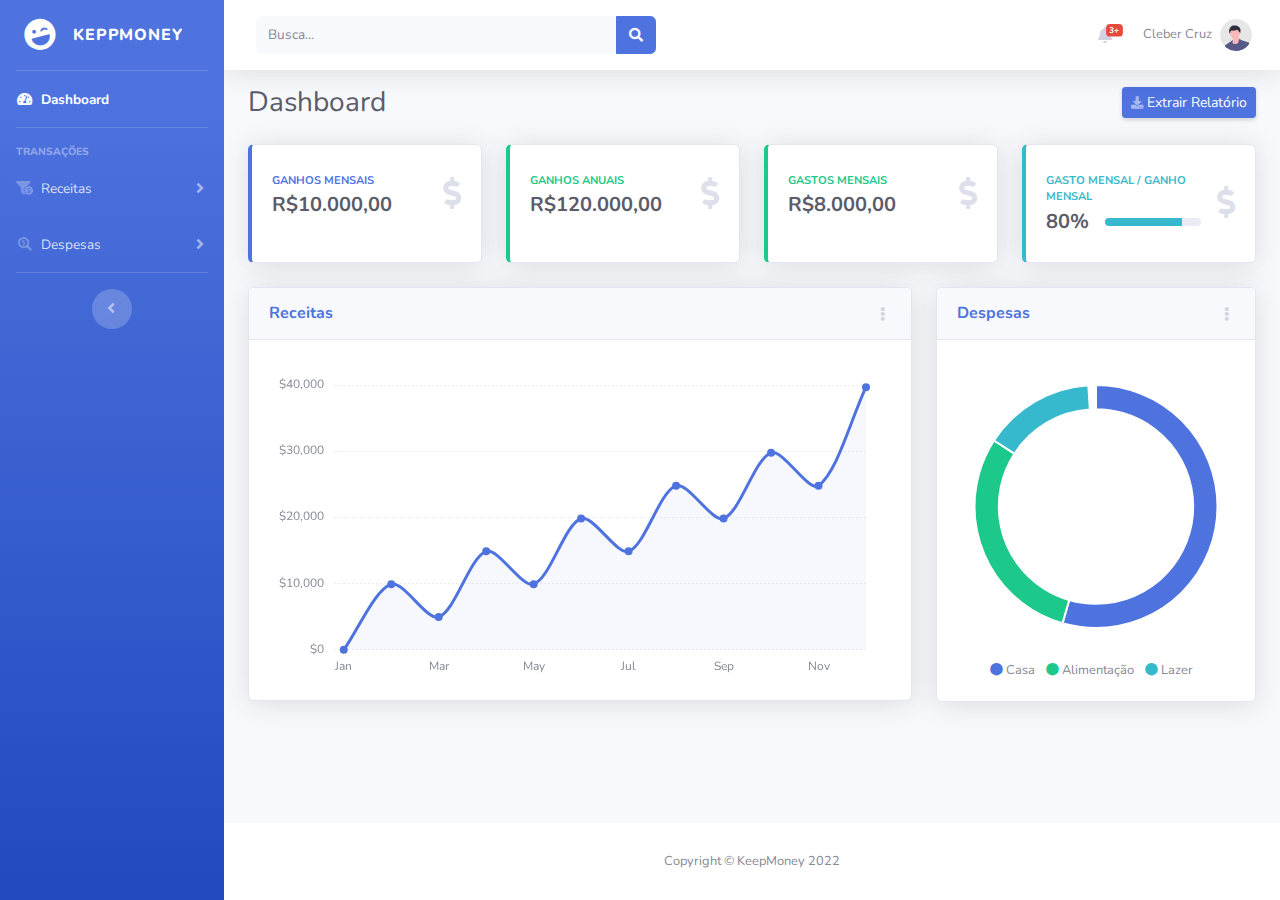
<file: index.html>
<!DOCTYPE html>
<html lang="en">

<head>

    <meta charset="utf-8">
    <meta http-equiv="X-UA-Compatible" content="IE=edge">
    <meta name="viewport" content="width=device-width, initial-scale=1, shrink-to-fit=no">
    <meta name="description" content="">
    <meta name="author" content="">

    <title>KeepMoney - Dashboard</title>

    <!-- Custom fonts for this template-->
    <link href="vendor/fontawesome-free/css/all.min.css" rel="stylesheet" type="text/css">
    <link
        href="https://fonts.googleapis.com/css?family=Nunito:200,200i,300,300i,400,400i,600,600i,700,700i,800,800i,900,900i"
        rel="stylesheet">

    <!-- Custom styles for this template-->
    <link href="css/sb-admin-2.css" rel="stylesheet">

</head>

<body id="page-top">

    <!-- Page Wrapper -->
    <div id="wrapper">

        <!-- Sidebar -->
        <ul class="navbar-nav bg-gradient-primary sidebar sidebar-dark accordion" id="accordionSidebar">

            <!-- Sidebar - Brand -->
            <a class="sidebar-brand d-flex align-items-center justify-content-center" href="index.html">
                <div class="sidebar-brand-icon rotate-n-15">
                    <i class="fas fa-laugh-wink"></i>
                </div>
                <div class="sidebar-brand-text mx-3">KeppMoney </div>
            </a>

            <!-- Divider -->
            <hr class="sidebar-divider my-0">

            <!-- Nav Item - Dashboard -->
            <li class="nav-item active">
                <a class="nav-link" href="index.html">
                    <i class="fas fa-fw fa-tachometer-alt"></i>
                    <span>Dashboard</span></a>
            </li>

            <!-- Divider -->
            <hr class="sidebar-divider">

            <!-- Heading -->
            <div class="sidebar-heading">
                Transações
            </div>

            <!-- Nav Item - Pages Collapse Menu -->
            <li class="nav-item">
                <a class="nav-link collapsed" href="#" data-toggle="collapse" data-target="#collapseTwo"
                    aria-expanded="true" aria-controls="collapseTwo">
                    <i class="fas fa-fw fa-funnel-dollar"></i>
                    <span>Receitas</span>
                </a>
                <div id="collapseTwo" class="collapse" aria-labelledby="headingTwo" data-parent="#accordionSidebar">
                    <div class="bg-white py-2 collapse-inner rounded">
                        <a class="collapse-item" href="404.html">Fixas</a>
                    </div>
                </div>
            </li>

            <!-- Nav Item - Utilities Collapse Menu -->
            <li class="nav-item">
                <a class="nav-link collapsed" href="#" data-toggle="collapse" data-target="#collapseUtilities"
                    aria-expanded="true" aria-controls="collapseUtilities">
                    <i class="fas fa-fw fa-search-dollar"></i>
                    <span>Despesas</span>
                </a>
                <div id="collapseUtilities" class="collapse" aria-labelledby="headingUtilities"
                    data-parent="#accordionSidebar">
                    <div class="bg-white py-2 collapse-inner rounded">
                        <a class="collapse-item" href="404.html">Despesa Fixa</a>
                        <a class="collapse-item" href="404.html">Despesa Parcelada</a>
                    </div>
                </div>
            </li>

            <!-- Divider -->
            <hr class="sidebar-divider">

            <!-- Sidebar Toggler (Sidebar) -->
            <div class="text-center d-none d-md-inline">
                <button class="rounded-circle border-0" id="sidebarToggle"></button>
            </div>

        </ul>
        <!-- End of Sidebar -->

        <!-- Content Wrapper -->
        <div id="content-wrapper" class="d-flex flex-column">

            <!-- Main Content -->
            <div id="content">

                <!-- Topbar -->
                <nav class="navbar navbar-expand navbar-light bg-white topbar mb-3 static-top shadow">

                    <!-- Sidebar Toggle (Topbar) -->
                    <button id="sidebarToggleTop" class="btn btn-link d-md-none rounded-circle mr-3">
                        <i class="fa fa-bars"></i>
                    </button>

                    <!-- Topbar Search -->
                    <form
                        class="d-none d-sm-inline-block form-inline mr-auto ml-md-3 my-2 my-md-0 mw-100 navbar-search">
                        <div class="input-group">
                            <input type="text" class="form-control bg-light border-0 small" placeholder="Busca..."
                                aria-label="Search" aria-describedby="basic-addon2">
                            <div class="input-group-append">
                                <button class="btn btn-primary" type="button">
                                    <i class="fas fa-search fa-sm"></i>
                                </button>
                            </div>
                        </div>
                    </form>

                    <!-- Topbar Navbar -->
                    <ul class="navbar-nav ml-auto">

                        <!-- Nav Item - Search Dropdown (Visible Only XS) -->
                        <li class="nav-item dropdown no-arrow d-sm-none">
                            <a class="nav-link dropdown-toggle" href="#" id="searchDropdown" role="button"
                                data-toggle="dropdown" aria-haspopup="true" aria-expanded="false">
                                <i class="fas fa-search fa-fw"></i>
                            </a>
                            <!-- Dropdown - Messages -->
                            <div class="dropdown-menu dropdown-menu-right p-3 shadow animated--grow-in"
                                aria-labelledby="searchDropdown">
                                <form class="form-inline mr-auto w-100 navbar-search">
                                    <div class="input-group">
                                        <input type="text" class="form-control bg-light border-0 small"
                                            placeholder="Busca..." aria-label="Search"
                                            aria-describedby="basic-addon2">
                                        <div class="input-group-append">
                                            <button class="btn btn-primary" type="button">
                                                <i class="fas fa-search fa-sm"></i>
                                            </button>
                                        </div>
                                    </div>
                                </form>
                            </div>
                        </li>

                        <!-- Nav Item - Alerts -->
                        <li class="nav-item dropdown no-arrow mx-1">
                            <a class="nav-link dropdown-toggle" href="#" id="alertsDropdown" role="button"
                                data-toggle="dropdown" aria-haspopup="true" aria-expanded="false">
                                <i class="fas fa-bell fa-fw"></i>
                                <!-- Counter - Alerts -->
                                <span class="badge badge-danger badge-counter">3+</span>
                            </a>
                            <!-- Dropdown - Alerts -->
                            <div class="dropdown-list dropdown-menu dropdown-menu-right shadow animated--grow-in"
                                aria-labelledby="alertsDropdown">
                                <h6 class="dropdown-header">
                                    Alertas
                                </h6>
                                <a class="dropdown-item d-flex align-items-center" href="#">
                                    <div class="mr-3">
                                        <div class="icon-circle bg-primary">
                                            <i class="fas fa-file-alt text-white"></i>
                                        </div>
                                    </div>
                                    <div>
                                        <div class="small text-gray-500">22/06/2022</div>
                                        <span class="font-weight-bold">Ultimo alerta</span>
                                    </div>
                                </a>
                                <a class="dropdown-item d-flex align-items-center" href="#">
                                    <div class="mr-3">
                                        <div class="icon-circle bg-success">
                                            <i class="fas fa-donate text-white"></i>
                                        </div>
                                    </div>
                                    <div>
                                        <div class="small text-gray-500">13/06/2022</div>
                                        Alerta xxxx
                                    </div>
                                </a>
                                <a class="dropdown-item d-flex align-items-center" href="#">
                                    <div class="mr-3">
                                        <div class="icon-circle bg-warning">
                                            <i class="fas fa-exclamation-triangle text-white"></i>
                                        </div>
                                    </div>
                                    <div>
                                        <div class="small text-gray-500">01/06/2022</div>
                                        Primeiro Alerta!
                                    </div>
                                </a>
                                <a class="dropdown-item text-center small text-gray-500" href="#">Show All Alerts</a>
                            </div>
                        </li>

                        <!-- Nav Item - User Information -->
                        <li class="nav-item dropdown no-arrow">
                            <a class="nav-link dropdown-toggle" href="#" id="userDropdown" role="button"
                                data-toggle="dropdown" aria-haspopup="true" aria-expanded="false">
                                <span class="mr-2 d-none d-lg-inline text-gray-600 small">Cleber Cruz</span>
                                <img class="img-profile rounded-circle"
                                    src="img/undraw_profile.svg">
                            </a>
                            <!-- Dropdown - User Information -->
                            <div class="dropdown-menu dropdown-menu-right shadow animated--grow-in"
                                aria-labelledby="userDropdown">
                                <a class="dropdown-item" href="404.html">
                                    <i class="fas fa-user fa-sm fa-fw mr-2 text-gray-400"></i>
                                    Perfil
                                </a>
                                <div class="dropdown-divider"></div>
                                <a class="dropdown-item" href="#" data-toggle="modal" data-target="#logoutModal">
                                    <i class="fas fa-sign-out-alt fa-sm fa-fw mr-2 text-gray-400"></i>
                                    Logout
                                </a>
                            </div>
                        </li>

                    </ul>

                </nav>
                <!-- End of Topbar -->

                <!-- Begin Page Content -->
                <div class="container-fluid">

                    <!-- Page Heading -->
                    <div class="d-sm-flex align-items-center justify-content-between mb-4">
                        <h1 class="h3 mb-0 text-gray-800">Dashboard</h1>
                        <a href="#" class="d-none d-sm-inline-block btn btn-sm btn-primary shadow-sm"><i
                                class="fas fa-download fa-sm text-white-50"></i> Extrair Relatório</a>
                    </div>

                    <!-- Content Row -->
                    <div class="row">

                        <!-- Earnings (Monthly) Card Example -->
                        <div class="col-xl-3 col-md-6 mb-4">
                            <div class="card border-left-primary shadow h-100 py-2">
                                <div class="card-body">
                                    <div class="row no-gutters align-items-center">
                                        <div class="col mr-2">
                                            <div class="text-xs font-weight-bold text-primary text-uppercase mb-1">
                                                Ganhos Mensais</div>
                                            <div class="h5 mb-0 font-weight-bold text-gray-800">R$10.000,00</div>
                                        </div>
                                        <div class="col-auto">
                                            <i class="fas fa-dollar-sign fa-2x text-gray-300"></i>
                                        </div>
                                    </div>
                                </div>
                            </div>
                        </div>

                        <!-- Earnings (Monthly) Card Example -->
                        <div class="col-xl-3 col-md-6 mb-4">
                            <div class="card border-left-success shadow h-100 py-2">
                                <div class="card-body">
                                    <div class="row no-gutters align-items-center">
                                        <div class="col mr-2">
                                            <div class="text-xs font-weight-bold text-success text-uppercase mb-1">
                                                Ganhos Anuais</div>
                                            <div class="h5 mb-0 font-weight-bold text-gray-800">R$120.000,00</div>
                                        </div>
                                        <div class="col-auto">
                                            <i class="fas fa-dollar-sign fa-2x text-gray-300"></i>
                                        </div>
                                    </div>
                                </div>
                            </div>
                        </div>

                        <div class="col-xl-3 col-md-6 mb-4">
                            <div class="card border-left-success shadow h-100 py-2">
                                <div class="card-body">
                                    <div class="row no-gutters align-items-center">
                                        <div class="col mr-2">
                                            <div class="text-xs font-weight-bold text-success text-uppercase mb-1">
                                                Gastos Mensais</div>
                                            <div class="h5 mb-0 font-weight-bold text-gray-800">R$8.000,00</div>
                                        </div>
                                        <div class="col-auto">
                                            <i class="fas fa-dollar-sign fa-2x text-gray-300"></i>
                                        </div>
                                    </div>
                                </div>
                            </div>
                        </div>

                        <!-- Earnings (Monthly) Card Example -->
                        <div class="col-xl-3 col-md-6 mb-4">
                            <div class="card border-left-info shadow h-100 py-2">
                                <div class="card-body">
                                    <div class="row no-gutters align-items-center">
                                        <div class="col mr-2">
                                            <div class="text-xs font-weight-bold text-info text-uppercase mb-1">Gasto mensal / Ganho Mensal
                                            </div>
                                            <div class="row no-gutters align-items-center">
                                                <div class="col-auto">
                                                    <div class="h5 mb-0 mr-3 font-weight-bold text-gray-800">80%</div>
                                                </div>
                                                <div class="col">
                                                    <div class="progress progress-sm mr-2">
                                                        <div class="progress-bar bg-info" role="progressbar"
                                                            style="width: 80%" aria-valuenow="80" aria-valuemin="0"
                                                            aria-valuemax="100"></div>
                                                    </div>
                                                </div>
                                            </div>
                                        </div>
                                        <div class="col-auto">
                                            <i class="fas fa-dollar-sign fa-2x text-gray-300"></i>
                                        </div>
                                    </div>
                                </div>
                            </div>
                        </div>

                    </div>

                    <!-- Content Row -->

                    <div class="row">

                        <!-- Area Chart -->
                        <div class="col-xl-8 col-lg-7">
                            <div class="card shadow mb-4">
                                <!-- Card Header - Dropdown -->
                                <div
                                    class="card-header py-3 d-flex flex-row align-items-center justify-content-between">
                                    <h6 class="m-0 font-weight-bold text-primary">Receitas</h6>
                                    <div class="dropdown no-arrow">
                                        <a class="dropdown-toggle" href="#" role="button" id="dropdownMenuLink"
                                            data-toggle="dropdown" aria-haspopup="true" aria-expanded="false">
                                            <i class="fas fa-ellipsis-v fa-sm fa-fw text-gray-400"></i>
                                        </a>
                                        <div class="dropdown-menu dropdown-menu-right shadow animated--fade-in"
                                            aria-labelledby="dropdownMenuLink">
                                            <div class="dropdown-header">Visão:</div>
                                            <a class="dropdown-item" href="#">Mensal</a>
                                            <a class="dropdown-item" href="#">Acumulado</a>
                                        </div>
                                    </div>
                                </div>
                                <!-- Card Body -->
                                <div class="card-body">
                                    <div class="chart-area">
                                        <canvas id="myAreaChart"></canvas>
                                    </div>
                                </div>
                            </div>
                        </div>

                        <!-- Pie Chart -->
                        <div class="col-xl-4 col-lg-5">
                            <div class="card shadow mb-4">
                                <!-- Card Header - Dropdown -->
                                <div
                                    class="card-header py-3 d-flex flex-row align-items-center justify-content-between">
                                    <h6 class="m-0 font-weight-bold text-primary">Despesas</h6>
                                    <div class="dropdown no-arrow">
                                        <a class="dropdown-toggle" href="#" role="button" id="dropdownMenuLink"
                                            data-toggle="dropdown" aria-haspopup="true" aria-expanded="false">
                                            <i class="fas fa-ellipsis-v fa-sm fa-fw text-gray-400"></i>
                                        </a>
                                        <div class="dropdown-menu dropdown-menu-right shadow animated--fade-in"
                                            aria-labelledby="dropdownMenuLink">
                                            <div class="dropdown-header">Visão:</div>
                                            <a class="dropdown-item" href="404.html">Categoria Consumo</a>
                                            <a class="dropdown-item" href="404.html">Tipo Gasto</a>
                                        </div>
                                    </div>
                                </div>
                                <!-- Card Body -->
                                <div class="card-body">
                                    <div class="chart-pie pt-4 pb-2">
                                        <canvas id="myPieChart"></canvas>
                                    </div>
                                    <div class="mt-4 text-center small">
                                        <span class="mr-2">
                                            <i class="fas fa-circle text-primary"></i> Casa
                                        </span>
                                        <span class="mr-2">
                                            <i class="fas fa-circle text-success"></i> Alimentação
                                        </span>
                                        <span class="mr-2">
                                            <i class="fas fa-circle text-info"></i> Lazer
                                        </span>
                                    </div>
                                </div>
                            </div>
                        </div>
                    </div>

                </div>
                <!-- /.container-fluid -->

            </div>
            <!-- End of Main Content -->

            <!-- Footer -->
            <footer class="sticky-footer bg-white">
                <div class="container my-auto">
                    <div class="copyright text-center my-auto">
                        <span>Copyright &copy; KeepMoney 2022</span>
                    </div>
                </div>
            </footer>
            <!-- End of Footer -->

        </div>
        <!-- End of Content Wrapper -->

    </div>
    <!-- End of Page Wrapper -->

    <!-- Scroll to Top Button-->
    <a class="scroll-to-top rounded" href="#page-top">
        <i class="fas fa-angle-up"></i>
    </a>

    <!-- Logout Modal-->
    <div class="modal fade" id="logoutModal" tabindex="-1" role="dialog" aria-labelledby="exampleModalLabel"
        aria-hidden="true">
        <div class="modal-dialog" role="document">
            <div class="modal-content">
                <div class="modal-header">
                    <h5 class="modal-title" id="exampleModalLabel">Deseja realmente sair?</h5>
                    <button class="close" type="button" data-dismiss="modal" aria-label="Close">
                        <span aria-hidden="true">×</span>
                    </button>
                </div>
                <div class="modal-body">Selecione "Logout" para sair do sistema.</div>
                <div class="modal-footer">
                    <button class="btn btn-secondary" type="button" data-dismiss="modal">Cancelar</button>
                    <a class="btn btn-primary" href="login.html">Logout</a>
                </div>
            </div>
        </div>
    </div>

    <!-- Bootstrap core JavaScript-->
    <script src="vendor/jquery/jquery.min.js"></script>
    <script src="vendor/bootstrap/js/bootstrap.bundle.min.js"></script>

    <!-- Core plugin JavaScript-->
    <script src="vendor/jquery-easing/jquery.easing.min.js"></script>

    <!-- Custom scripts for all pages-->
    <script src="js/sb-admin-2.min.js"></script>

    <!-- Page level plugins -->
    <script src="vendor/chart.js/Chart.min.js"></script>

    <!-- Page level custom scripts -->
    <script src="js/demo/chart-area-demo.js"></script>
    <script src="js/demo/chart-pie-demo.js"></script>

</body>

</html>
</file>
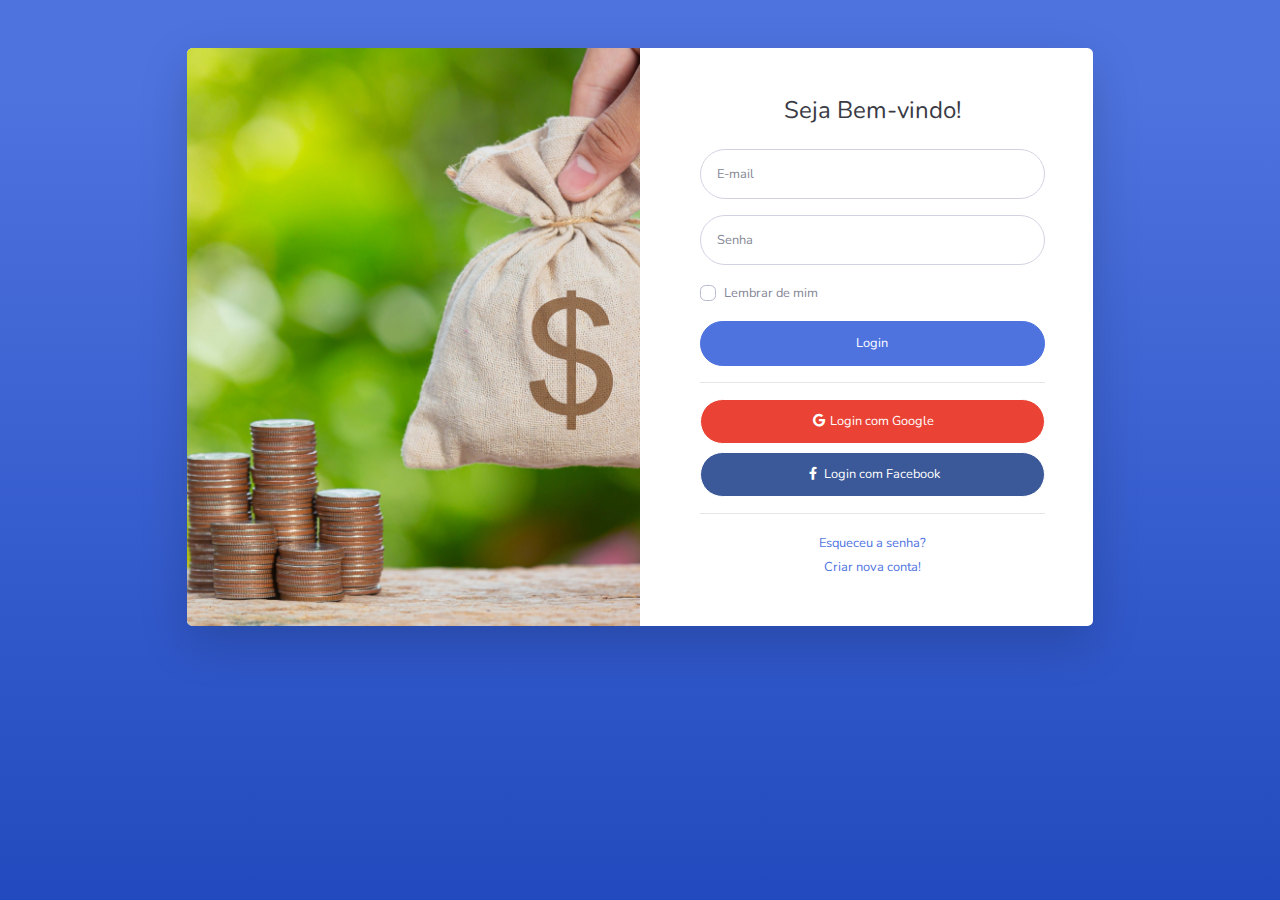
<file: login.html>
<!DOCTYPE html>
<html lang="en">

<head>

    <meta charset="utf-8">
    <meta http-equiv="X-UA-Compatible" content="IE=edge">
    <meta name="viewport" content="width=device-width, initial-scale=1, shrink-to-fit=no">
    <meta name="description" content="Tela de login do sistema">
    <meta name="author" content="Cleber Cruz">

    <title>KeepMoney - Login</title>

    <!-- Custom fonts for this template-->
    <link href="vendor/fontawesome-free/css/all.min.css" rel="stylesheet" type="text/css">
    <link
        href="https://fonts.googleapis.com/css?family=Nunito:200,200i,300,300i,400,400i,600,600i,700,700i,800,800i,900,900i"
        rel="stylesheet">

    <!-- Custom styles for this template-->
    <link href="css/sb-admin-2.css" rel="stylesheet">

</head>

<body class="bg-gradient-primary">

    <div class="container">

        <!-- Outer Row -->
        <div class="row justify-content-center">

            <div class="col-xl-10 col-lg-12 col-md-9">

                <div class="card o-hidden border-0 shadow-lg my-5">
                    <div class="card-body p-0">
                        <!-- Nested Row within Card Body -->
                        <div class="row">
                            <div class="col-lg-6 d-none d-lg-block bg-login-image"></div>
                            <div class="col-lg-6">
                                <div class="p-5">
                                    <div class="text-center">
                                        <h1 class="h4 text-gray-900 mb-4">Seja Bem-vindo!</h1>
                                    </div>
                                    <form class="user">
                                        <div class="form-group">
                                            <input type="email" class="form-control form-control-user"
                                                id="exampleInputEmail" aria-describedby="emailHelp"
                                                placeholder="E-mail">
                                        </div>
                                        <div class="form-group">
                                            <input type="password" class="form-control form-control-user"
                                                id="exampleInputPassword" placeholder="Senha">
                                        </div>
                                        <div class="form-group">
                                            <div class="custom-control custom-checkbox small">
                                                <input type="checkbox" class="custom-control-input" id="customCheck">
                                                <label class="custom-control-label" for="customCheck">Lembrar de mim</label>
                                            </div>
                                        </div>
                                        <a href="index.html" class="btn btn-primary btn-user btn-block">
                                            Login
                                        </a>
                                        <hr>
                                        <a href="index.html" class="btn btn-google btn-user btn-block">
                                            <i class="fab fa-google fa-fw"></i> Login com Google
                                        </a>
                                        <a href="index.html" class="btn btn-facebook btn-user btn-block">
                                            <i class="fab fa-facebook-f fa-fw"></i> Login com Facebook
                                        </a>
                                    </form>
                                    <hr>
                                    <div class="text-center">
                                        <a class="small" href="forgot-password.html">Esqueceu a senha?</a>
                                    </div>
                                    <div class="text-center">
                                        <a class="small" href="register.html">Criar nova conta!</a>
                                    </div>
                                </div>
                            </div>
                        </div>
                    </div>
                </div>

            </div>

        </div>

    </div>

    <!-- Bootstrap core JavaScript-->
    <script src="vendor/jquery/jquery.min.js"></script>
    <script src="vendor/bootstrap/js/bootstrap.bundle.min.js"></script>

    <!-- Core plugin JavaScript-->
    <script src="vendor/jquery-easing/jquery.easing.min.js"></script>

    <!-- Custom scripts for all pages-->
    <script src="js/sb-admin-2.min.js"></script>

</body>

</html>
</file>
